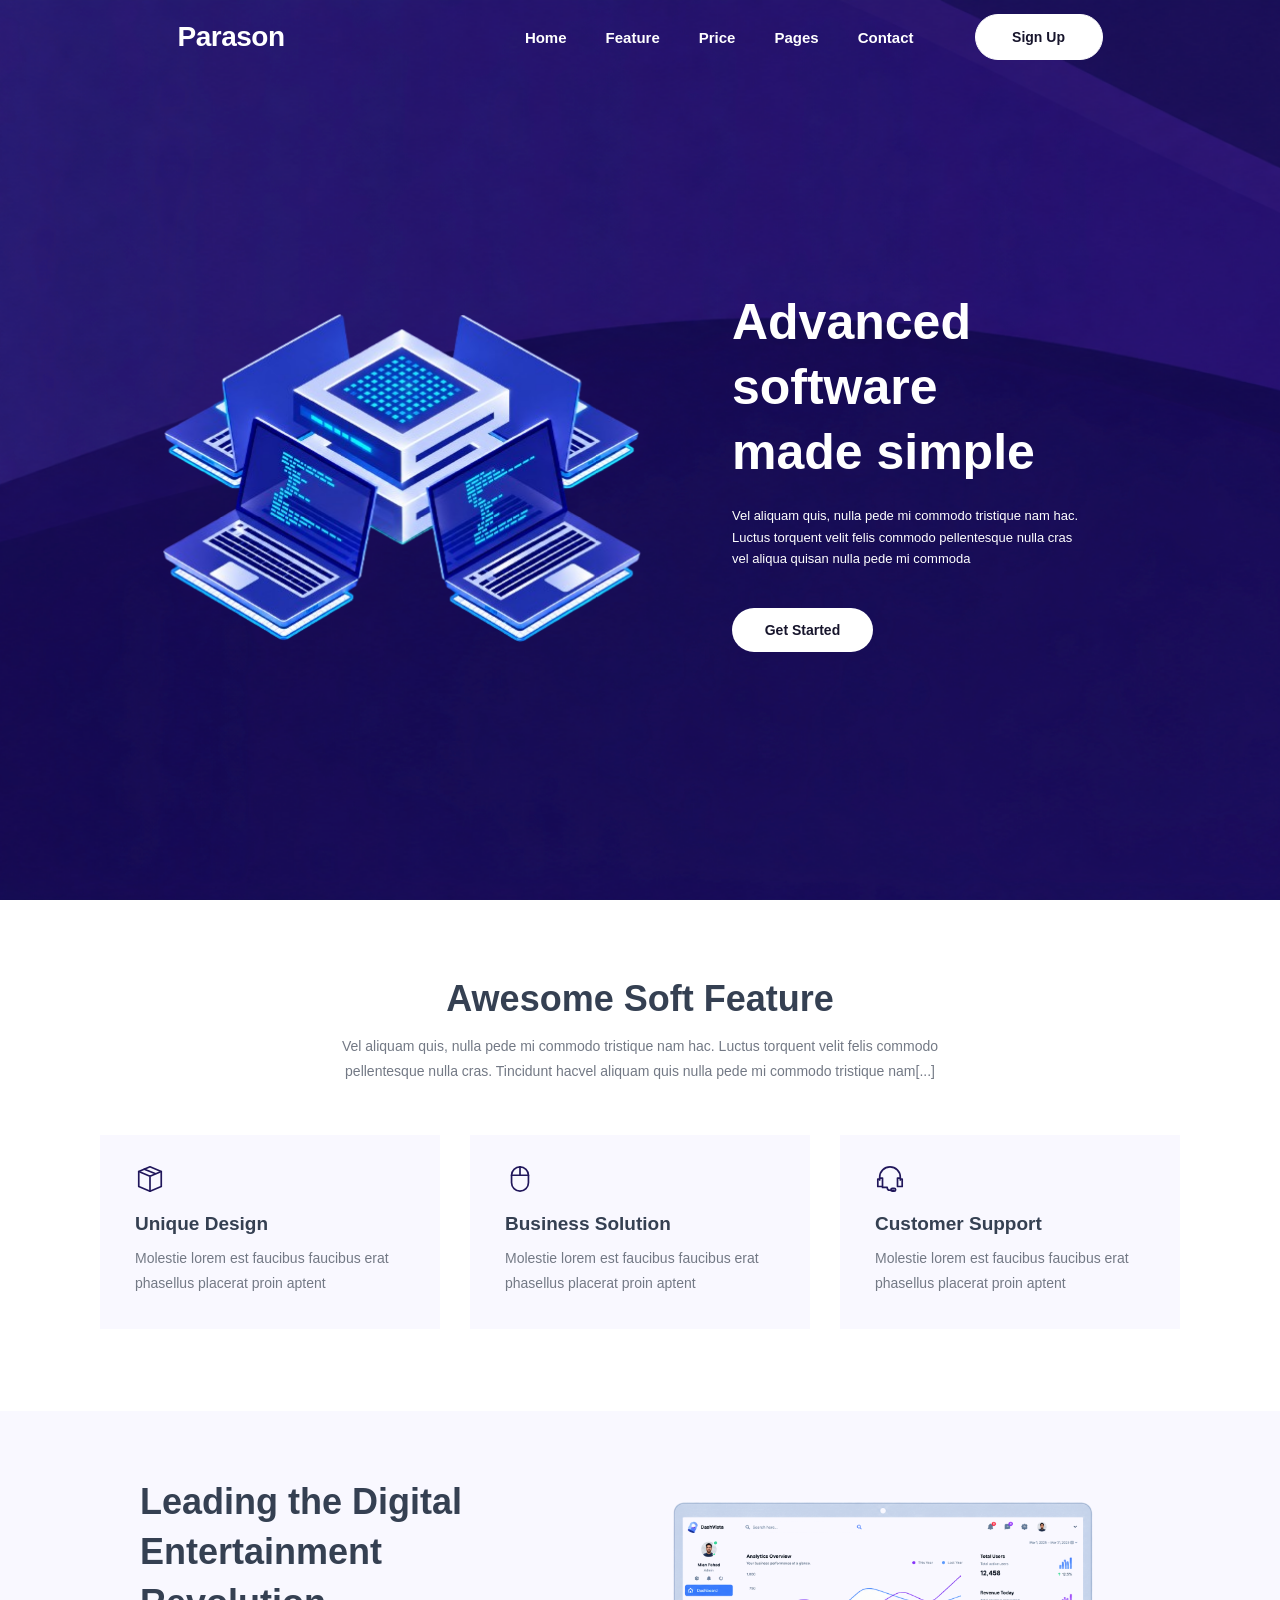
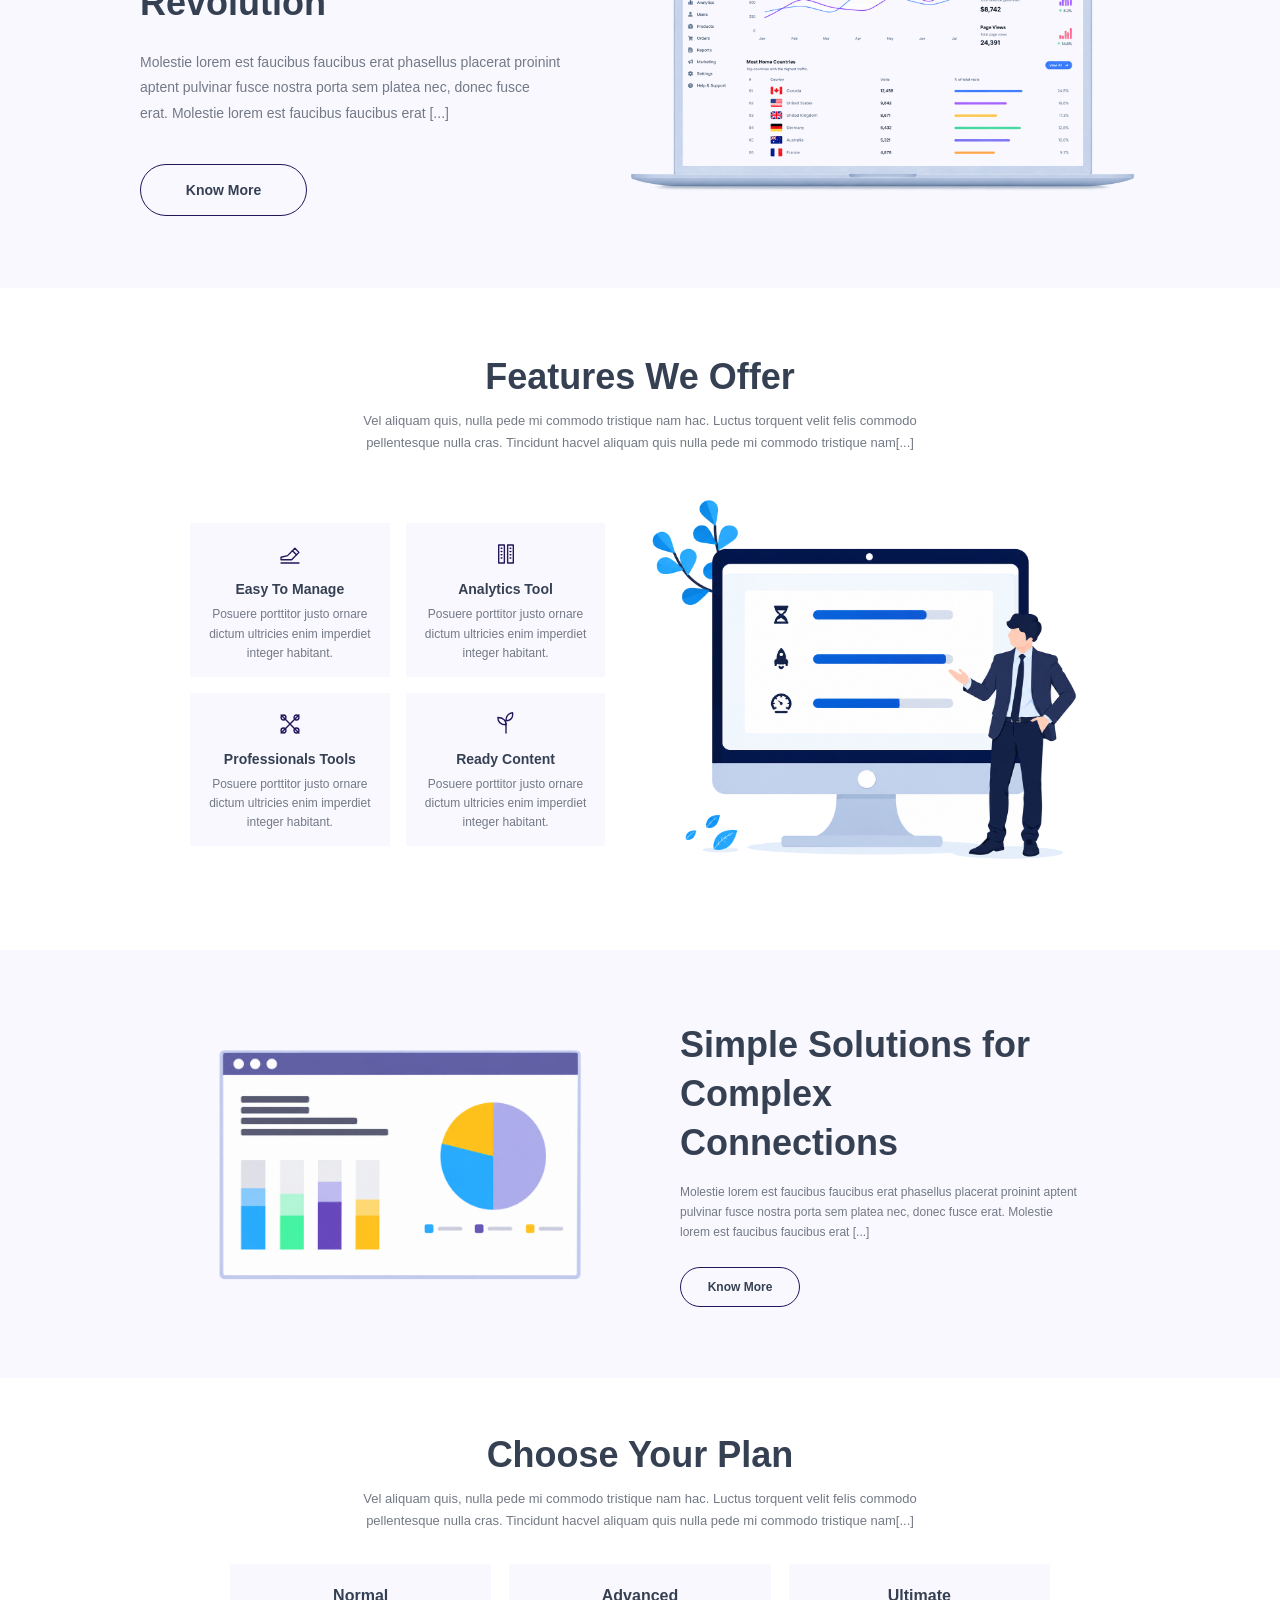
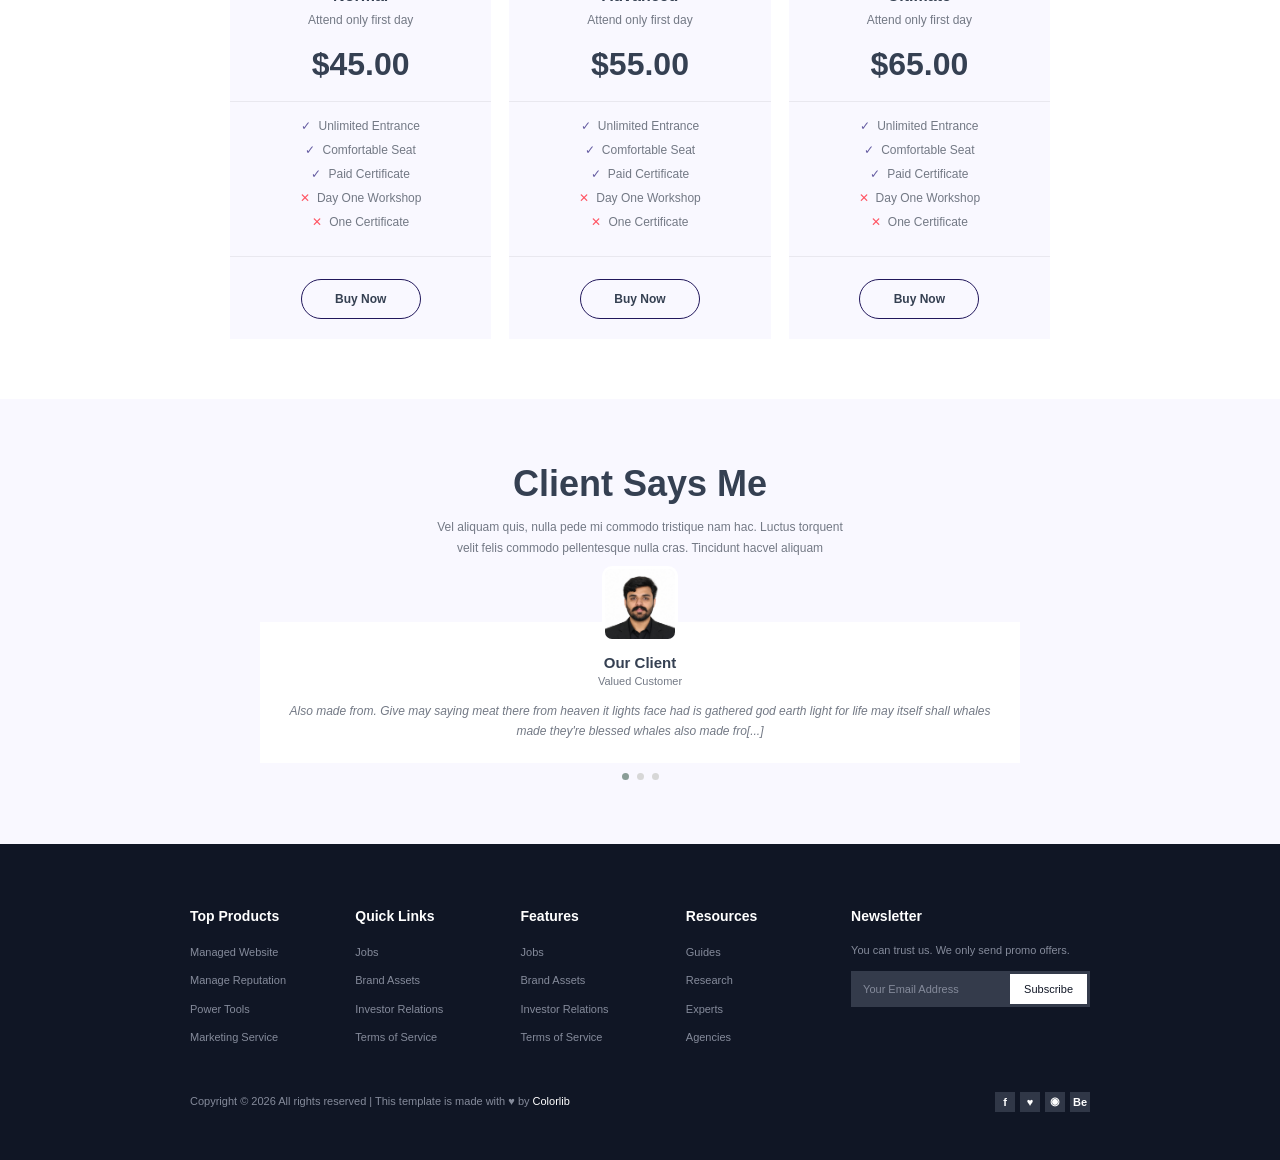
<file: index.html>
<!DOCTYPE html>
<html lang="en">
<head>
    <meta charset="UTF-8">
    <meta name="viewport" content="width=device-width, initial-scale=1.0">
    <link rel="stylesheet" href="style.css">
    <title>Parason - Advanced Software Made Simple</title>
</head>
<body>
    <div class="page-loader" role="status" aria-live="polite">
        <span class="loader-mark" aria-hidden="true">Parason</span>
        <span class="loader-spinner" aria-hidden="true"></span>
        <span class="loader-label">Loading</span>
    </div>
    <div class="hero-shell">
        <header class="site-header">
            <nav class="navigation" aria-label="Main navigation">
                <a class="logo" href="#home">Parason</a>
                <div class="navigation-links">
                    <a href="#home">Home</a>
                    <a href="#feature">Feature</a>
                    <a href="#price">Price</a>
                    <a href="#pages">Pages</a>
                    <a href="contact.html">Contact</a>
                </div>
                <a class="button button-signup" href="signup.html">Sign Up</a>
            </nav>
        </header>
        <main id="home" class="hero">
            <div class="hero-art">
                <img src="images/Neon_Isometric_Computing_Hub-removebg-preview.png" alt="Connected laptops surrounding a glowing computer chip">
            </div>
            <section class="hero-copy" aria-labelledby="hero-title">
                <h1 id="hero-title">Advanced software<br>made simple</h1>
                <p>Vel aliquam quis, nulla pede mi commodo tristique nam hac. Luctus torquent velit felis commodo pellentesque nulla cras vel aliqua quisan nulla pede mi commoda</p>
                <a class="button button-start" href="#feature">Get Started</a>
            </section>
        </main>
    <section id="feature" class="features" aria-labelledby="features-title">
        <div class="features-heading">
            <h2 id="features-title">Awesome Soft Feature</h2>
            <p>Vel aliquam quis, nulla pede mi commodo tristique nam hac. Luctus torquent velit felis commodo pellentesque nulla cras. Tincidunt hacvel aliquam quis nulla pede mi commodo tristique nam[...]
        </div>
        <div class="feature-cards">
            <article class="feature-card">
                <svg class="feature-icon" viewBox="0 0 32 32" fill="none" aria-hidden="true">
                    <path d="m16 3 12 5v16l-12 5-12-5V8l12-5Z" />
                    <path d="m4 8 12 5 12-5M16 13v16M10 5.5l12 5" />
                </svg>
                <h3>Unique Design</h3>
                <p>Molestie lorem est faucibus faucibus erat phasellus placerat proin aptent</p>
            </article>
            <article class="feature-card">
                <svg class="feature-icon" viewBox="0 0 32 32" fill="none" aria-hidden="true">
                    <rect x="7" y="3" width="18" height="26" rx="9" />
                    <path d="M7 12h18M16 3v9" />
                </svg>
                <h3>Business Solution</h3>
                <p>Molestie lorem est faucibus faucibus erat phasellus placerat proin aptent</p>
            </article>
            <article class="feature-card">
                <svg class="feature-icon" viewBox="0 0 32 32" fill="none" aria-hidden="true">
                    <path d="M5 17v-3a11 11 0 0 1 22 0v3M5 16H3v8h5v-9H5Zm22 0h2v8h-5v-9h3ZM8 25h5a3 3 0 0 0 3 3h4" />
                    <rect x="17" y="26" width="5" height="3" rx="1.5" />
                </svg>
                <h3>Customer Support</h3>
                <p>Molestie lorem est faucibus faucibus erat phasellus placerat proin aptent</p>
            </article>
        </div>
    </section>
    <section class="digital-showcase" aria-labelledby="showcase-title">
        <div class="showcase-content">
            <div class="showcase-copy">
                <h2 id="showcase-title">Leading the Digital<br>Entertainment Revolution</h2>
                <p>Molestie lorem est faucibus faucibus erat phasellus placerat proinint aptent pulvinar fusce nostra porta sem platea nec, donec fusce erat. Molestie lorem est faucibus faucibus erat [...]</p>
                <a class="button button-outline" href="#feature">Know More</a>
            </div>
            <div class="showcase-art">
                <img src="images/DashVista%20Analytics%20Dashboard%20(1)%20-%20transparent.png" alt="Laptop displaying an analytics dashboard">
            </div>
        </div>
    </section>
    <section class="offered-features" aria-labelledby="offered-title">
        <div class="offered-heading">
            <h2 id="offered-title">Features We Offer</h2>
            <p>Vel aliquam quis, nulla pede mi commodo tristique nam hac. Luctus torquent velit felis commodo pellentesque nulla cras. Tincidunt hacvel aliquam quis nulla pede mi commodo tristique nam[...]</p>
        </div>
        <div class="offered-content">
            <div class="offered-grid">
                <article class="offered-card">
                    <svg class="offered-icon" viewBox="0 0 32 32" fill="none" aria-hidden="true">
                        <path d="M5 23h13l9-9-5-5-9 9-8 2v3Z" />
                        <path d="m19 12 5 5M5 27h22" />
                    </svg>
                    <h3>Easy To Manage</h3>
                    <p>Posuere porttitor justo ornare dictum ultricies enim imperdiet integer habitant.</p>
                </article>
                <article class="offered-card">
                    <svg class="offered-icon" viewBox="0 0 32 32" fill="none" aria-hidden="true">
                        <path d="M7 5h7v22H7zM18 5h7v22h-7zM10 9h1m-1 4h1m-1 4h1m-1 4h1m10-12h1m-1 4h1m-1 4h1m-1 4h1" />
                    </svg>
                    <h3>Analytics Tool</h3>
                    <p>Posuere porttitor justo ornare dictum ultricies enim imperdiet integer habitant.</p>
                </article>
                <article class="offered-card">
                    <svg class="offered-icon" viewBox="0 0 32 32" fill="none" aria-hidden="true">
                        <path d="m5 5 22 22M27 5 5 27" />
                        <circle cx="8" cy="8" r="3" />
                        <circle cx="24" cy="8" r="3" />
                        <circle cx="8" cy="24" r="3" />
                        <circle cx="24" cy="24" r="3" />
                    </svg>
                    <h3>Professionals Tools</h3>
                    <p>Posuere porttitor justo ornare dictum ultricies enim imperdiet integer habitant.</p>
                </article>
                <article class="offered-card">
                    <svg class="offered-icon" viewBox="0 0 32 32" fill="none" aria-hidden="true">
                        <path d="M16 27V15" />
                        <path d="M16 17c-7 0-10-4-10-9 7 0 10 4 10 9Zm0-5c0-6 3-9 8-10 1 6-2 10-8 10Z" />
                    </svg>
                    <h3>Ready Content</h3>
                    <p>Posuere porttitor justo ornare dictum ultricies enim imperdiet integer habitant.</p>
                </article>
            </div>
            <div class="offered-art">
                <img src="images/feature-transparent.png" alt="Professional presenting a project dashboard on a large screen">
            </div>
        </div>
    </section>
    <section class="connection-solutions" aria-labelledby="solutions-title">
        <div class="solutions-content">
            <div class="solutions-art">
                <img src="images/piechart-transparent.png" alt="Analytics dashboard with bar and pie charts">
            </div>
            <div class="solutions-copy">
                <h2 id="solutions-title">Simple Solutions for Complex<br>Connections</h2>
                <p>Molestie lorem est faucibus faucibus erat phasellus placerat proinint aptent pulvinar fusce nostra porta sem platea nec, donec fusce erat. Molestie lorem est faucibus faucibus erat [...]</p>
                <a class="button button-outline" href="#feature">Know More</a>
            </div>
        </div>
    </section>
    <section id="price" class="pricing" aria-labelledby="pricing-title">
        <div class="pricing-heading">
            <h2 id="pricing-title">Choose Your Plan</h2>
            <p>Vel aliquam quis, nulla pede mi commodo tristique nam hac. Luctus torquent velit felis commodo pellentesque nulla cras. Tincidunt hacvel aliquam quis nulla pede mi commodo tristique nam[...]</p>
        </div>
        <div class="pricing-cards">
            <article class="pricing-card">
                <div class="pricing-summary">
                    <h3>Normal</h3>
                    <p>Attend only first day</p>
                    <div class="price">$45.00</div>
                </div>
                <ul class="pricing-benefits">
                    <li>Unlimited Entrance</li>
                    <li>Comfortable Seat</li>
                    <li>Paid Certificate</li>
                    <li class="unavailable">Day One Workshop</li>
                    <li class="unavailable">One Certificate</li>
                </ul>
                <div class="pricing-action">
                    <a class="button button-outline" href="signup.html">Buy Now</a>
                </div>
            </article>
            <article class="pricing-card">
                <div class="pricing-summary">
                    <h3>Advanced</h3>
                    <p>Attend only first day</p>
                    <div class="price">$55.00</div>
                </div>
                <ul class="pricing-benefits">
                    <li>Unlimited Entrance</li>
                    <li>Comfortable Seat</li>
                    <li>Paid Certificate</li>
                    <li class="unavailable">Day One Workshop</li>
                    <li class="unavailable">One Certificate</li>
                </ul>
                <div class="pricing-action">
                    <a class="button button-outline" href="signup.html">Buy Now</a>
                </div>
            </article>
            <article class="pricing-card">
                <div class="pricing-summary">
                    <h3>Ultimate</h3>
                    <p>Attend only first day</p>
                    <div class="price">$65.00</div>
                </div>
                <ul class="pricing-benefits">
                    <li>Unlimited Entrance</li>
                    <li>Comfortable Seat</li>
                    <li>Paid Certificate</li>
                    <li class="unavailable">Day One Workshop</li>
                    <li class="unavailable">One Certificate</li>
                </ul>
                <div class="pricing-action">
                    <a class="button button-outline" href="signup.html">Buy Now</a>
                </div>
            </article>
        </div>
    </section>
    <section class="testimonials" aria-labelledby="testimonials-title">
        <div class="testimonials-heading">
            <h2 id="testimonials-title">Client Says Me</h2>
            <p>Vel aliquam quis, nulla pede mi commodo tristique nam hac. Luctus torquent velit felis commodo pellentesque nulla cras. Tincidunt hacvel aliquam</p>
        </div>
        <article class="testimonial-card">
            <img class="testimonial-avatar" src="images/Self%20pic.jpeg" alt="Parason client">
            <h3>Our Client</h3>
            <p class="testimonial-role">Valued Customer</p>
            <blockquote>Also made from. Give may saying meat there from heaven it lights face had is gathered god earth light for life may itself shall whales made they're blessed whales also made fro[...]</blockquote>
        </article>
        <div class="testimonial-dots" aria-hidden="true">
            <span class="active"></span>
            <span></span>
            <span></span>
        </div>
    </section>
    <footer class="site-footer">
        <div class="footer-content">
            <div class="footer-column">
                <h2>Top Products</h2>
                <ul>
                    <li><a href="#products">Managed Website</a></li>
                    <li><a href="#products">Manage Reputation</a></li>
                    <li><a href="#products">Power Tools</a></li>
                    <li><a href="#products">Marketing Service</a></li>
                </ul>
            </div>
            <div class="footer-column">
                <h2>Quick Links</h2>
                <ul>
                    <li><a href="#jobs">Jobs</a></li>
                    <li><a href="#brand-assets">Brand Assets</a></li>
                    <li><a href="#investor-relations">Investor Relations</a></li>
                    <li><a href="#terms">Terms of Service</a></li>
                </ul>
            </div>
            <div class="footer-column">
                <h2>Features</h2>
                <ul>
                    <li><a href="#jobs">Jobs</a></li>
                    <li><a href="#brand-assets">Brand Assets</a></li>
                    <li><a href="#investor-relations">Investor Relations</a></li>
                    <li><a href="#terms">Terms of Service</a></li>
                </ul>
            </div>
            <div class="footer-column">
                <h2>Resources</h2>
                <ul>
                    <li><a href="#guides">Guides</a></li>
                    <li><a href="#research">Research</a></li>
                    <li><a href="#experts">Experts</a></li>
                    <li><a href="#agencies">Agencies</a></li>
                </ul>
            </div>
            <div class="footer-newsletter">
                <h2>Newsletter</h2>
                <p>You can trust us. We only send promo offers.</p>
                <form class="newsletter-form" action="#" method="get">
                    <label class="visually-hidden" for="newsletter-email">Your email address</label>
                    <input id="newsletter-email" name="email" type="email" placeholder="Your Email Address" required>
                    <button type="submit">Subscribe</button>
                </form>
            </div>
        </div>
        <div class="footer-bottom">
            <p>Copyright &copy; 2026 All rights reserved | This template is made with <span aria-label="love">&#9829;</span> by <a href="#colorlib">Colorlib</a></p>
            <nav class="social-links" aria-label="Social media">
                <a href="#facebook" aria-label="Facebook">f</a>
                <a href="#twitter" aria-label="Twitter">♥</a>
                <a href="#dribbble" aria-label="Dribbble">◉</a>
                <a href="#behance" aria-label="Behance">Be</a>
            </nav>
        </div>
    </footer>
    <script>
        const pageLoader = document.querySelector(".page-loader");

        function hidePageLoader() {
            pageLoader.classList.add("is-hidden");
            window.setTimeout(() => pageLoader.remove(), 400);
        }

        if (document.readyState === "complete") {
            window.setTimeout(hidePageLoader, 350);
        } else {
            window.addEventListener("load", () => window.setTimeout(hidePageLoader, 350), { once: true });
        }

        const siteHeader = document.querySelector(".site-header");
        const reduceMotion = window.matchMedia("(prefers-reduced-motion: reduce)").matches;

        if ("IntersectionObserver" in window && !reduceMotion) {
            const revealObserver = new IntersectionObserver((entries, observer) => {
                entries.forEach((entry) => {
                    if (entry.isIntersecting) {
                        entry.target.classList.add("is-visible");
                        observer.unobserve(entry.target);
                    }
                });
            }, { threshold: 0.12, rootMargin: "0px 0px -35px 0px" });

            const revealElements = document.querySelectorAll(
                ".features, .digital-showcase, .offered-features, .connection-solutions, .pricing, .testimonials, .feature-card, .offered-card, .pricing-card, .footer-content > *, .footer-bottom"
            );
            let cardIndex = 0;

            revealElements.forEach((element) => {
                element.classList.add("scroll-reveal");
                if (element.matches(".feature-card, .offered-card, .pricing-card")) {
                    element.style.setProperty("--reveal-delay", `${(cardIndex % 3) * 90}ms`);
                    cardIndex += 1;
                }
                revealObserver.observe(element);
            });
        }

        function updateHeaderOnScroll() {
            siteHeader.classList.toggle("is-scrolled", window.scrollY > 20);
        }

        window.addEventListener("scroll", updateHeaderOnScroll, { passive: true });
        updateHeaderOnScroll();
    </script>
    </div>
</body>
</html>
</file>
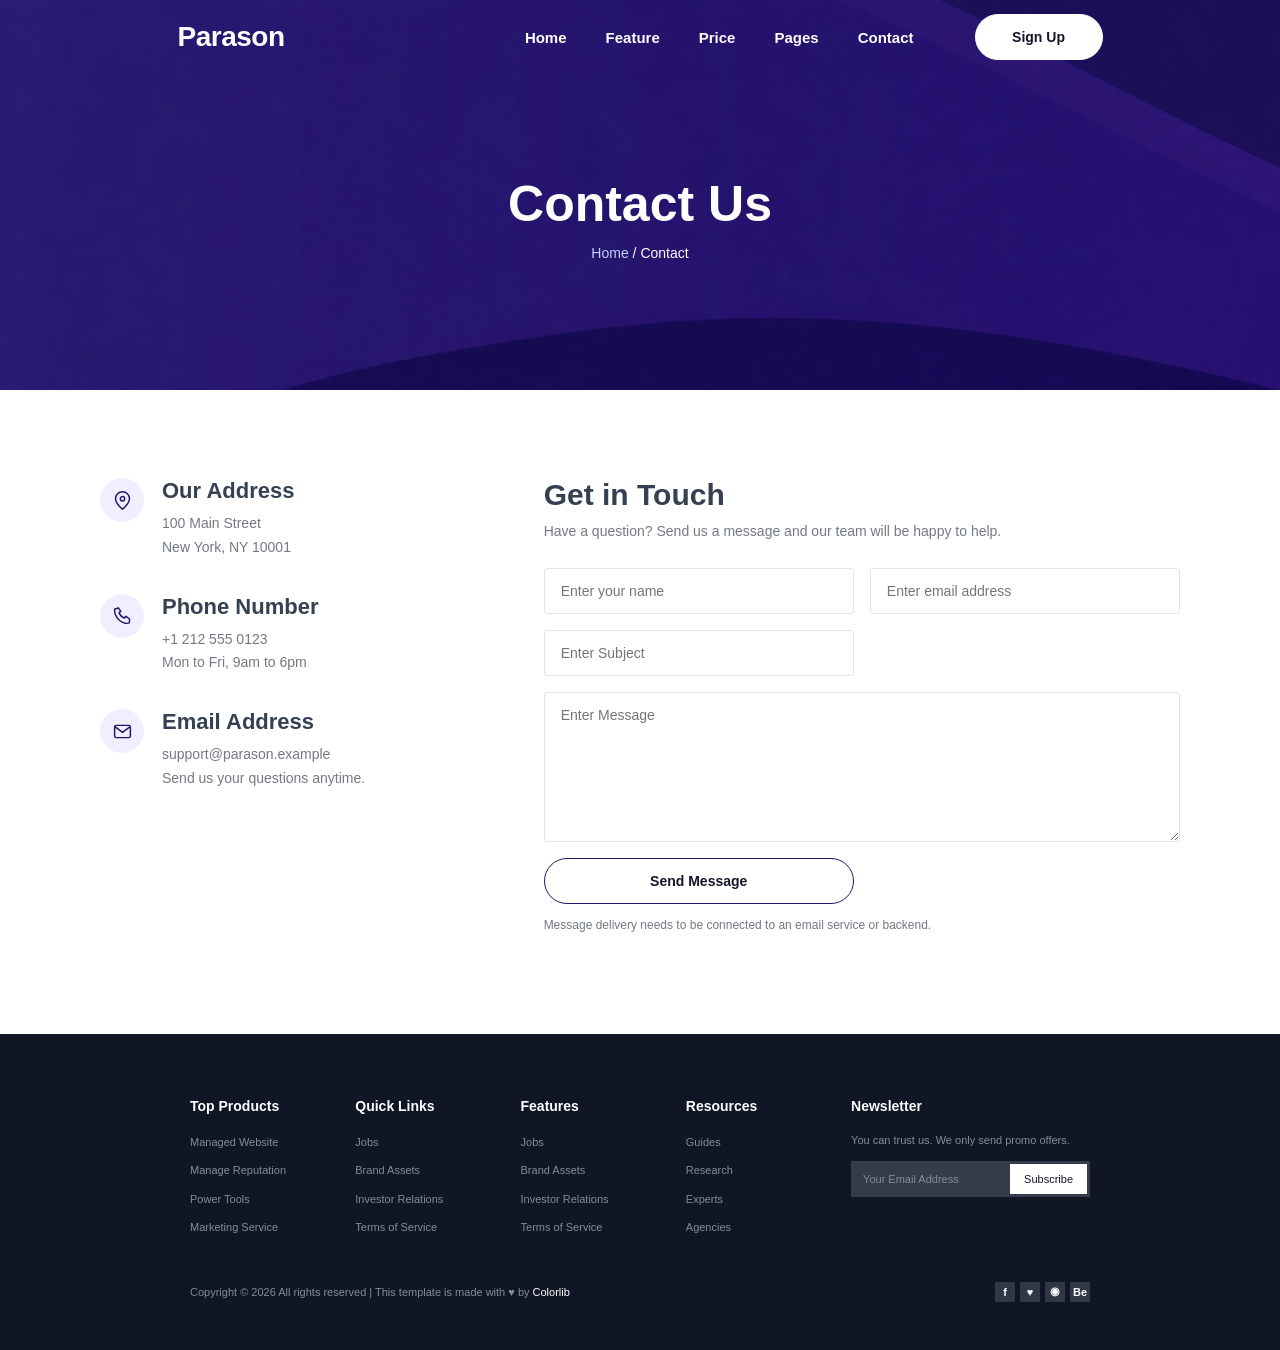
<file: contact.html>
<!DOCTYPE html>
<html lang="en">
<head>
    <meta charset="UTF-8">
    <meta name="viewport" content="width=device-width, initial-scale=1.0">
    <meta name="description" content="Contact the Parason team for product questions and support.">
    <link rel="stylesheet" href="style.css">
    <title>Contact Us | Parason</title>
</head>
<body>
    <div class="page-loader" role="status" aria-live="polite">
        <span class="loader-mark" aria-hidden="true">Parason</span>
        <span class="loader-spinner" aria-hidden="true"></span>
        <span class="loader-label">Loading</span>
    </div>
    <div class="contact-page-shell">
        <header class="site-header">
            <nav class="navigation" aria-label="Main navigation">
                <a class="logo" href="index.html">Parason</a>
                <div class="navigation-links">
                    <a href="index.html#home">Home</a>
                    <a href="index.html#feature">Feature</a>
                    <a href="index.html#price">Price</a>
                    <a href="index.html#pages">Pages</a>
                    <a href="contact.html" aria-current="page">Contact</a>
                </div>
                <a class="button button-signup" href="signup.html">Sign Up</a>
            </nav>
        </header>
        <section class="contact-title" aria-labelledby="contact-title">
            <div>
                <h1 id="contact-title">Contact Us</h1>
                <p><a href="index.html">Home</a><span aria-hidden="true"> / </span>Contact</p>
            </div>
        </section>
    <main class="contact-content">
        <div class="contact-layout">
            <section class="contact-details" aria-label="Contact information">
                <div class="contact-detail">
                    <span class="contact-detail-icon" aria-hidden="true">
                        <svg viewBox="0 0 24 24" fill="none">
                            <path d="M20 10c0 5-8 12-8 12S4 15 4 10a8 8 0 1 1 16 0Z" />
                            <circle cx="12" cy="10" r="2.5" />
                        </svg>
                    </span>
                    <div>
                        <h2>Our Address</h2>
                        <p>100 Main Street<br>New York, NY 10001</p>
                    </div>
                </div>
                <div class="contact-detail">
                    <span class="contact-detail-icon" aria-hidden="true">
                        <svg viewBox="0 0 24 24" fill="none">
                            <path d="m7 3 3 4-2 2c1.2 2.6 3.4 4.8 6 6l2-2 4 3v3c0 1.1-.9 2-2 2C10 21 3 14 3 6c0-1.1.9-2 2-2h2Z" />
                        </svg>
                    </span>
                    <div>
                        <h2>Phone Number</h2>
                        <p><a href="tel:+12125550123">+1 212 555 0123</a><br>Mon to Fri, 9am to 6pm</p>
                    </div>
                </div>
                <div class="contact-detail">
                    <span class="contact-detail-icon" aria-hidden="true">
                        <svg viewBox="0 0 24 24" fill="none">
                            <rect x="3" y="5" width="18" height="14" rx="2" />
                            <path d="m4 7 8 6 8-6" />
                        </svg>
                    </span>
                    <div>
                        <h2>Email Address</h2>
                        <p><a href="mailto:support@parason.example">support@parason.example</a><br>Send us your questions anytime.</p>
                    </div>
                </div>
            </section>
            <section class="contact-form-section" aria-labelledby="contact-form-title">
                <h2 id="contact-form-title">Get in Touch</h2>
                <p class="contact-form-intro">Have a question? Send us a message and our team will be happy to help.</p>
                <form class="contact-form" action="#" method="post">
                    <label class="visually-hidden" for="contact-name">Your name</label>
                    <input id="contact-name" name="name" type="text" placeholder="Enter your name" autocomplete="name" required>
                    <label class="visually-hidden" for="contact-email">Email address</label>
                    <input id="contact-email" name="email" type="email" placeholder="Enter email address" autocomplete="email" required>
                    <label class="visually-hidden" for="contact-subject">Subject</label>
                    <input id="contact-subject" name="subject" type="text" placeholder="Enter Subject" required>
                    <label class="visually-hidden" for="contact-message">Message</label>
                    <textarea id="contact-message" name="message" rows="5" placeholder="Enter Message" required></textarea>
                    <button class="button contact-submit" type="submit">Send Message</button>
                </form>
                <p class="contact-form-note">Message delivery needs to be connected to an email service or backend.</p>
            </section>
        </div>
    </main>
    <footer class="site-footer">
        <div class="footer-content">
            <div class="footer-column">
                <h2>Top Products</h2>
                <ul>
                    <li><a href="index.html#products">Managed Website</a></li>
                    <li><a href="index.html#products">Manage Reputation</a></li>
                    <li><a href="index.html#products">Power Tools</a></li>
                    <li><a href="index.html#products">Marketing Service</a></li>
                </ul>
            </div>
            <div class="footer-column">
                <h2>Quick Links</h2>
                <ul>
                    <li><a href="index.html#jobs">Jobs</a></li>
                    <li><a href="index.html#brand-assets">Brand Assets</a></li>
                    <li><a href="index.html#investor-relations">Investor Relations</a></li>
                    <li><a href="index.html#terms">Terms of Service</a></li>
                </ul>
            </div>
            <div class="footer-column">
                <h2>Features</h2>
                <ul>
                    <li><a href="index.html#feature">Jobs</a></li>
                    <li><a href="index.html#feature">Brand Assets</a></li>
                    <li><a href="index.html#feature">Investor Relations</a></li>
                    <li><a href="index.html#feature">Terms of Service</a></li>
                </ul>
            </div>
            <div class="footer-column">
                <h2>Resources</h2>
                <ul>
                    <li><a href="index.html#resources">Guides</a></li>
                    <li><a href="index.html#resources">Research</a></li>
                    <li><a href="index.html#resources">Experts</a></li>
                    <li><a href="index.html#resources">Agencies</a></li>
                </ul>
            </div>
            <div class="footer-newsletter">
                <h2>Newsletter</h2>
                <p>You can trust us. We only send promo offers.</p>
                <form class="newsletter-form" action="#" method="get">
                    <label class="visually-hidden" for="newsletter-email">Your email address</label>
                    <input id="newsletter-email" name="newsletter-email" type="email" placeholder="Your Email Address" required>
                    <button type="submit">Subscribe</button>
                </form>
            </div>
        </div>
        <div class="footer-bottom">
            <p>Copyright &copy; 2026 All rights reserved | This template is made with <span aria-label="love">&#9829;</span> by <a href="#colorlib">Colorlib</a></p>
            <nav class="social-links" aria-label="Social media">
                <a href="#facebook" aria-label="Facebook">f</a>
                <a href="#twitter" aria-label="Twitter">♥</a>
                <a href="#dribbble" aria-label="Dribbble">◉</a>
                <a href="#behance" aria-label="Behance">Be</a>
            </nav>
        </div>
    </footer>
    <script>
        const pageLoader = document.querySelector(".page-loader");

        function hidePageLoader() {
            pageLoader.classList.add("is-hidden");
            window.setTimeout(() => pageLoader.remove(), 400);
        }

        if (document.readyState === "complete") {
            window.setTimeout(hidePageLoader, 350);
        } else {
            window.addEventListener("load", () => window.setTimeout(hidePageLoader, 350), { once: true });
        }

        const siteHeader = document.querySelector(".site-header");
        const reduceMotion = window.matchMedia("(prefers-reduced-motion: reduce)").matches;

        if ("IntersectionObserver" in window && !reduceMotion) {
            const revealObserver = new IntersectionObserver((entries, observer) => {
                entries.forEach((entry) => {
                    if (entry.isIntersecting) {
                        entry.target.classList.add("is-visible");
                        observer.unobserve(entry.target);
                    }
                });
            }, { threshold: 0.12, rootMargin: "0px 0px -35px 0px" });

            document.querySelectorAll(
                ".contact-details, .contact-form-section, .footer-content > *, .footer-bottom"
            ).forEach((element) => {
                element.classList.add("scroll-reveal");
                revealObserver.observe(element);
            });
        }

        function updateHeaderOnScroll() {
            siteHeader.classList.toggle("is-scrolled", window.scrollY > 20);
        }

        window.addEventListener("scroll", updateHeaderOnScroll, { passive: true });
        updateHeaderOnScroll();
    </script>
    </div>
</body>
</html>
</file>
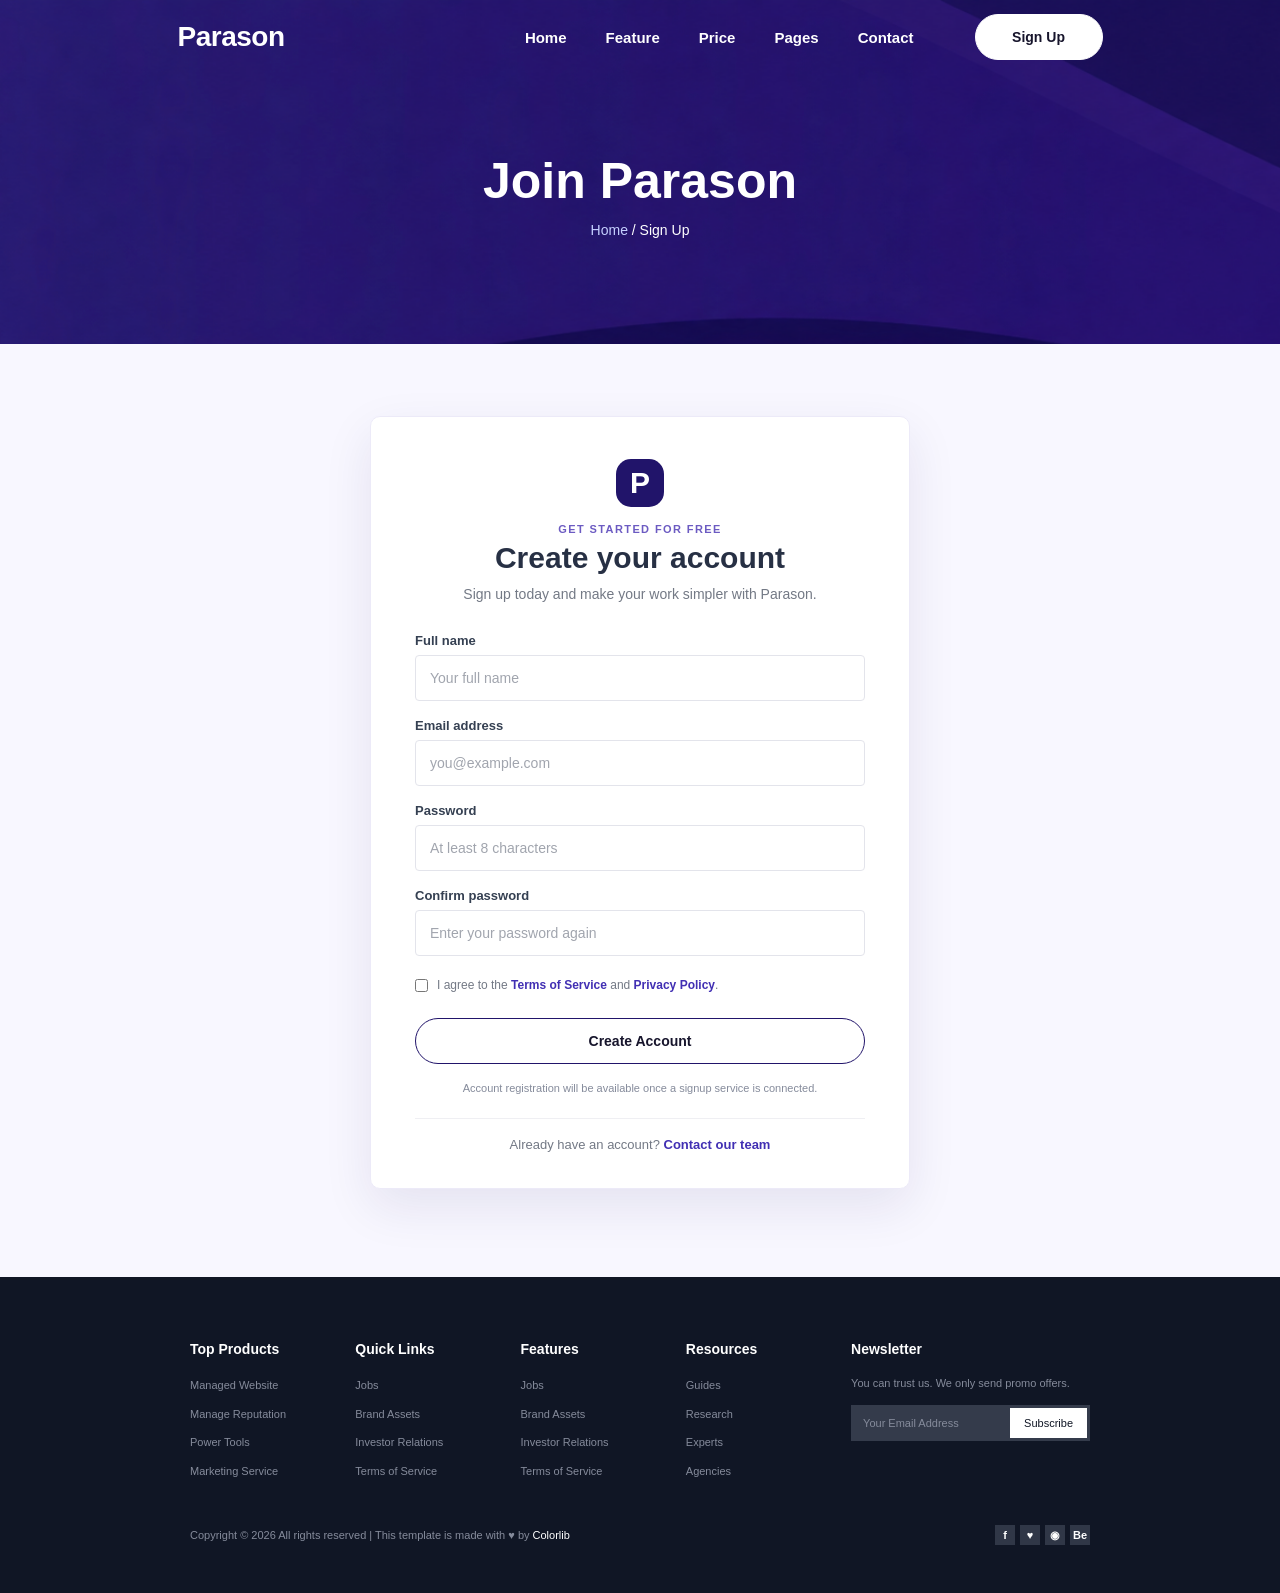
<file: signup.html>
<!DOCTYPE html>
<html lang="en">
<head>
    <meta charset="UTF-8">
    <meta name="viewport" content="width=device-width, initial-scale=1.0">
    <meta name="description" content="Create your Parason account.">
    <link rel="stylesheet" href="style.css">
    <title>Sign Up | Parason</title>
</head>
<body>
    <div class="page-loader" role="status" aria-live="polite">
        <span class="loader-mark" aria-hidden="true">Parason</span>
        <span class="loader-spinner" aria-hidden="true"></span>
        <span class="loader-label">Loading</span>
    </div>
    <div class="contact-page-shell signup-page-shell">
        <header class="site-header">
            <nav class="navigation" aria-label="Main navigation">
                <a class="logo" href="index.html">Parason</a>
                <div class="navigation-links">
                    <a href="index.html#home">Home</a>
                    <a href="index.html#feature">Feature</a>
                    <a href="index.html#price">Price</a>
                    <a href="index.html#pages">Pages</a>
                    <a href="contact.html">Contact</a>
                </div>
                <a class="button button-signup" href="signup.html" aria-current="page">Sign Up</a>
            </nav>
        </header>
        <section class="contact-title signup-title" aria-labelledby="signup-title">
            <div>
                <h1 id="signup-title">Join Parason</h1>
                <p><a href="index.html">Home</a><span aria-hidden="true"> / </span>Sign Up</p>
            </div>
        </section>
        <main class="signup-content">
            <section class="signup-card" aria-labelledby="signup-form-title">
                <div class="signup-card-heading">
                    <span class="signup-mark" aria-hidden="true">P</span>
                    <p class="signup-eyebrow">GET STARTED FOR FREE</p>
                    <h2 id="signup-form-title">Create your account</h2>
                    <p>Sign up today and make your work simpler with Parason.</p>
                </div>
                <form class="signup-form">
                    <div class="signup-fields">
                        <div class="signup-field">
                            <label for="signup-name">Full name</label>
                            <input id="signup-name" name="name" type="text" placeholder="Your full name" autocomplete="name" required>
                        </div>
                        <div class="signup-field">
                            <label for="signup-email">Email address</label>
                            <input id="signup-email" name="email" type="email" placeholder="you@example.com" autocomplete="email" required>
                        </div>
                        <div class="signup-field">
                            <label for="signup-password">Password</label>
                            <input id="signup-password" name="password" type="password" placeholder="At least 8 characters" autocomplete="new-password" minlength="8" required>
                        </div>
                        <div class="signup-field">
                            <label for="signup-confirm-password">Confirm password</label>
                            <input id="signup-confirm-password" name="confirm-password" type="password" placeholder="Enter your password again" autocomplete="new-password" minlength="8" required>
                        </div>
                    </div>
                    <label class="signup-terms">
                        <input name="terms" type="checkbox" required>
                        <span>I agree to the <a href="index.html#terms">Terms of Service</a> and <a href="index.html#privacy">Privacy Policy</a>.</span>
                    </label>
                    <button class="button signup-submit" type="button">Create Account</button>
                </form>
                <p class="signup-note">Account registration will be available once a signup service is connected.</p>
                <p class="signup-login">Already have an account? <a href="contact.html">Contact our team</a></p>
            </section>
        </main>
        <footer class="site-footer">
            <div class="footer-content">
                <div class="footer-column">
                    <h2>Top Products</h2>
                    <ul>
                        <li><a href="index.html#products">Managed Website</a></li>
                        <li><a href="index.html#products">Manage Reputation</a></li>
                        <li><a href="index.html#products">Power Tools</a></li>
                        <li><a href="index.html#products">Marketing Service</a></li>
                    </ul>
                </div>
                <div class="footer-column">
                    <h2>Quick Links</h2>
                    <ul>
                        <li><a href="index.html#jobs">Jobs</a></li>
                        <li><a href="index.html#brand-assets">Brand Assets</a></li>
                        <li><a href="index.html#investor-relations">Investor Relations</a></li>
                        <li><a href="index.html#terms">Terms of Service</a></li>
                    </ul>
                </div>
                <div class="footer-column">
                    <h2>Features</h2>
                    <ul>
                        <li><a href="index.html#feature">Jobs</a></li>
                        <li><a href="index.html#feature">Brand Assets</a></li>
                        <li><a href="index.html#feature">Investor Relations</a></li>
                        <li><a href="index.html#feature">Terms of Service</a></li>
                    </ul>
                </div>
                <div class="footer-column">
                    <h2>Resources</h2>
                    <ul>
                        <li><a href="index.html#resources">Guides</a></li>
                        <li><a href="index.html#resources">Research</a></li>
                        <li><a href="index.html#resources">Experts</a></li>
                        <li><a href="index.html#resources">Agencies</a></li>
                    </ul>
                </div>
                <div class="footer-newsletter">
                    <h2>Newsletter</h2>
                    <p>You can trust us. We only send promo offers.</p>
                    <form class="newsletter-form" action="#" method="get">
                        <label class="visually-hidden" for="newsletter-email">Your email address</label>
                        <input id="newsletter-email" name="newsletter-email" type="email" placeholder="Your Email Address" required>
                        <button type="submit">Subscribe</button>
                    </form>
                </div>
            </div>
            <div class="footer-bottom">
                <p>Copyright &copy; 2026 All rights reserved | This template is made with <span aria-label="love">&#9829;</span> by <a href="#colorlib">Colorlib</a></p>
                <nav class="social-links" aria-label="Social media">
                    <a href="#facebook" aria-label="Facebook">f</a>
                    <a href="#twitter" aria-label="Twitter">♥</a>
                    <a href="#dribbble" aria-label="Dribbble">◉</a>
                    <a href="#behance" aria-label="Behance">Be</a>
                </nav>
            </div>
        </footer>
        <script>
            const pageLoader = document.querySelector(".page-loader");

            function hidePageLoader() {
                pageLoader.classList.add("is-hidden");
                window.setTimeout(() => pageLoader.remove(), 400);
            }

            if (document.readyState === "complete") {
                window.setTimeout(hidePageLoader, 350);
            } else {
                window.addEventListener("load", () => window.setTimeout(hidePageLoader, 350), { once: true });
            }

            const siteHeader = document.querySelector(".site-header");
            const reduceMotion = window.matchMedia("(prefers-reduced-motion: reduce)").matches;

            if ("IntersectionObserver" in window && !reduceMotion) {
                const revealObserver = new IntersectionObserver((entries, observer) => {
                    entries.forEach((entry) => {
                        if (entry.isIntersecting) {
                            entry.target.classList.add("is-visible");
                            observer.unobserve(entry.target);
                        }
                    });
                }, { threshold: 0.12, rootMargin: "0px 0px -35px 0px" });

                document.querySelectorAll(".signup-card, .footer-content > *, .footer-bottom").forEach((element) => {
                    element.classList.add("scroll-reveal");
                    revealObserver.observe(element);
                });
            }

            function updateHeaderOnScroll() {
                siteHeader.classList.toggle("is-scrolled", window.scrollY > 20);
            }

            window.addEventListener("scroll", updateHeaderOnScroll, { passive: true });
            updateHeaderOnScroll();
        </script>
    </div>
</body>
</html>
</file>
<file: style.css>
* {
    box-sizing: border-box;
    margin: 0;
    padding: 0;
}

:root {
    --header-height: 74px;
    scroll-padding-top: var(--header-height);
}

body {
    min-height: 100vh;
    font-family: "Roboto", sans-serif;
    background: #fff;
}

.page-loader {
    position: fixed;
    z-index: 2000;
    inset: 0;
    display: grid;
    place-content: center;
    justify-items: center;
    gap: 18px;
    background: #21175b;
    color: #fff;
    opacity: 1;
    transition: opacity 350ms ease, visibility 350ms ease;
    visibility: visible;
}

.page-loader.is-hidden {
    opacity: 0;
    pointer-events: none;
    visibility: hidden;
}

.loader-mark {
    color: #fff;
    font-family: "Rajdhani", sans-serif;
    font-size: 40px;
    font-weight: 700;
    letter-spacing: -1px;
}

.loader-spinner {
    width: 42px;
    height: 42px;
    border: 3px solid rgb(255 255 255 / 25%);
    border-top-color: #02f5f7;
    border-radius: 50%;
    animation: loader-spin 800ms linear infinite;
}

.loader-label {
    color: rgb(255 255 255 / 75%);
    font-size: 12px;
    font-weight: 600;
    letter-spacing: 2px;
    text-transform: uppercase;
}

@keyframes loader-spin {
    to {
        transform: rotate(360deg);
    }
}

h1,
h2,
h3 {
    font-family: "Rajdhani", sans-serif;
    font-weight: 700;
}

h1,
.h1 {
    font-size: 50px;
}

h2,
.h2 {
    font-size: 36px;
}

a {
    color: inherit;
    text-decoration: none;
}

.site-header {
    position: sticky;
    z-index: 1000;
    top: 0;
    width: 100%;
    height: var(--header-height);
    color: #fff;
    background: transparent;
    transition: background-color 180ms ease, color 180ms ease, box-shadow 180ms ease;
}

.site-header.is-scrolled {
    background: #412fb3;
    box-shadow: 0 2px 8px rgb(16 22 37 / 15%);
}

.contact-page-shell {
    min-height: 390px;
    color: #fff;
    background-color: #21175b;
    background-image: url("images/background.png");
    background-position: center top;
    background-size: max(100vw, 231.15vh) 100vh;
    background-repeat: no-repeat;
}

.contact-title {
    min-height: 316px;
    display: grid;
    place-items: center;
    padding: 30px 24px 58px;
    text-align: center;
}

.contact-title h1 {
    margin-bottom: 12px;
}

.contact-title p {
    font-size: 14px;
}

.contact-title a {
    color: #c5d0ff;
}

.contact-content {
    padding: 88px 24px 100px;
    color: #354052;
    background: #fff;
}

.contact-layout {
    width: min(1080px, 100%);
    margin: 0 auto;
    display: grid;
    grid-template-columns: 0.8fr 1.4fr;
    gap: 80px;
}

.contact-details {
    display: flex;
    flex-direction: column;
    gap: 34px;
}

.contact-detail {
    display: flex;
    align-items: flex-start;
    gap: 18px;
}

.contact-detail-icon {
    width: 44px;
    height: 44px;
    flex: 0 0 44px;
    display: grid;
    place-items: center;
    border-radius: 50%;
    background: #f1efff;
    color: #24156d;
}

.contact-detail-icon svg {
    width: 21px;
    height: 21px;
    stroke: currentColor;
    stroke-linecap: round;
    stroke-linejoin: round;
    stroke-width: 1.7;
}

.contact-detail h2,
.contact-form-section h2 {
    margin-bottom: 8px;
    color: #354052;
    font-size: 22px;
}

.contact-detail p,
.contact-detail a,
.contact-form-intro {
    color: #737985;
    font-size: 14px;
    line-height: 1.7;
}

.contact-form-section h2 {
    font-size: 30px;
}

.contact-form-intro {
    margin-bottom: 24px;
}

.contact-form {
    display: grid;
    grid-template-columns: 1fr 1fr;
    gap: 16px;
}

.contact-form input,
.contact-form textarea {
    width: 100%;
    min-width: 0;
    padding: 14px 16px;
    border: 1px solid #e3e4eb;
    border-radius: 3px;
    outline: none;
    background: #fff;
    color: #354052;
    font: inherit;
    font-size: 14px;
}

.contact-form input:focus,
.contact-form textarea:focus {
    border-color: #412fb3;
    box-shadow: 0 0 0 3px rgb(65 47 179 / 10%);
}

.contact-form textarea {
    min-height: 150px;
    grid-column: 1 / -1;
    resize: vertical;
}

.contact-submit {
    min-width: 215px;
    height: 64px;
    border: 1px solid #21146a;
    background: #21146a;
    color: #fff;
    cursor: pointer;
    font-size: 18px;
    font-weight: 700;
    transition: background-color 180ms ease, color 180ms ease, border-color 180ms ease;
}

.button.contact-submit:hover {
    border-color: #21146a;
    background: #21146a;
    color: #fff;
    opacity: 1;
}

.contact-form-note {
    margin-top: 12px;
    color: #737985;
    font-size: 12px;
    line-height: 1.5;
}

.signup-page-shell {
    min-height: 100vh;
}

.signup-title {
    min-height: 270px;
}

.signup-content {
    padding: 72px 24px 88px;
    background: #f8f7ff;
}

.signup-card {
    width: min(540px, 100%);
    margin: 0 auto;
    padding: 42px 44px 36px;
    border: 1px solid #eceaf8;
    border-radius: 10px;
    background: #fff;
    box-shadow: 0 18px 50px rgb(33 23 91 / 9%);
}

.signup-card-heading {
    margin-bottom: 28px;
    text-align: center;
}

.signup-mark {
    width: 48px;
    height: 48px;
    margin: 0 auto 16px;
    display: grid;
    place-items: center;
    border-radius: 15px;
    background: #21146a;
    color: #fff;
    font-family: "Rajdhani", sans-serif;
    font-size: 30px;
    font-weight: 700;
}

.signup-eyebrow {
    margin-bottom: 6px;
    color: #6c5bc2;
    font-size: 11px;
    font-weight: 700;
    letter-spacing: 1.4px;
}

.signup-card-heading h2 {
    margin-bottom: 8px;
    color: #273044;
    font-size: 30px;
}

.signup-card-heading > p:last-child {
    color: #737985;
    font-size: 14px;
    line-height: 1.6;
}

.signup-fields {
    display: grid;
    gap: 17px;
}

.signup-field label {
    display: block;
    margin-bottom: 7px;
    color: #354052;
    font-size: 13px;
    font-weight: 700;
}

.signup-field input {
    width: 100%;
    height: 46px;
    padding: 0 14px;
    border: 1px solid #e3e4eb;
    border-radius: 4px;
    outline: none;
    background: #fff;
    color: #354052;
    font: inherit;
    font-size: 14px;
    transition: border-color 180ms ease, box-shadow 180ms ease;
}

.signup-field input::placeholder {
    color: #a1a5ae;
}

.signup-field input:focus {
    border-color: #412fb3;
    box-shadow: 0 0 0 3px rgb(65 47 179 / 10%);
}

.signup-terms {
    margin-top: 20px;
    display: flex;
    align-items: flex-start;
    gap: 9px;
    color: #737985;
    font-size: 12px;
    line-height: 1.6;
}

.signup-terms input {
    margin-top: 3px;
    accent-color: #21146a;
}

.signup-terms a,
.signup-login a {
    color: #412fb3;
    font-weight: 700;
}

.signup-terms a:hover,
.signup-login a:hover {
    text-decoration: underline;
}

.signup-submit {
    width: 100%;
    height: 52px;
    margin-top: 22px;
    border: 1px solid #21146a;
    background: #21146a;
    color: #fff;
    cursor: pointer;
    font-size: 15px;
    font-weight: 700;
}

.signup-submit:hover {
    border-color: #21146a;
    background: #21146a;
    color: #fff;
    opacity: 0.9;
}

.signup-note {
    margin-top: 16px;
    color: #858b9b;
    font-size: 11px;
    line-height: 1.5;
    text-align: center;
}

.signup-login {
    margin-top: 22px;
    padding-top: 18px;
    border-top: 1px solid #efeff3;
    color: #737985;
    font-size: 13px;
    text-align: center;
}

.hero-shell {
    min-height: 100vh;
    color: #fff;
    background-color: #21175b;
    background-image: url("images/background.png");
    background-position: center top;
    background-size: max(100vw, 231.15vh) 100vh;
    background-repeat: no-repeat;
}

.navigation {
    width: min(925px, calc(100% - 48px));
    height: 100%;
    margin: 0 auto;
    display: flex;
    align-items: center;
}

.logo {
    font-family: "Rajdhani", sans-serif;
    font-size: 28px;
    font-weight: 700;
    letter-spacing: -0.5px;
}

.navigation-links {
    display: flex;
    align-items: center;
    gap: 39px;
    margin-left: auto;
    margin-right: 61px;
    font-size: 15px;
    font-weight: 700;
}

.navigation-links a {
    position: relative;
    text-decoration: none;
}

.navigation-links a::after {
    position: absolute;
    right: 0;
    bottom: -7px;
    left: 0;
    height: 2px;
    background: #fff;
    content: "";
    opacity: 0;
}

.navigation-links a:hover::after,
.navigation-links a:focus-visible::after {
    opacity: 1;
}

.button {
    min-width: 128px;
    height: 46px;
    display: inline-flex;
    align-items: center;
    justify-content: center;
    border-radius: 999px;
    background: #fff;
    color: #17152c;
    font-size: 14px;
    font-weight: 600;
    transition: opacity 180ms ease, background-color 180ms ease, color 180ms ease, border-color 180ms ease;
}

.button:hover {
    opacity: 0.72;
}

.button-signup {
    border: 1px solid #fff;
    background: #fff;
    color: #17152c;
}

.button-signup:hover,
.button-start:hover {
    border: 1px solid #fff;
    background: transparent;
    color: #fff;
    opacity: 1;
}

.hero {
    width: min(1110px, calc(100% - 48px));
    min-height: calc(100vh - var(--header-height));
    margin: 0 auto;
    padding-bottom: 32px;
    display: grid;
    grid-template-columns: 1.3fr 1fr;
    align-items: center;
    gap: 45px;
}

.hero-art img {
    display: block;
    width: 100%;
    height: auto;
}

.hero-copy {
    max-width: 360px;
}

.hero-copy h1 {
    margin-bottom: 20px;
    font-family: "Rajdhani", sans-serif;
    font-size: 50px;
    font-weight: 700;
    line-height: 1.3;
}

.hero-copy p {
    margin-bottom: 38px;
    font-size: 13px;
    line-height: 1.65;
}

.button-start {
    min-width: 141px;
    height: 44px;
}

.features {
    padding: 78px 24px 82px;
    color: #354052;
    background: #fff;
}

.features-heading {
    max-width: 610px;
    margin: 0 auto 52px;
    text-align: center;
}

.features-heading h2 {
    margin-bottom: 14px;
    color: #354052;
    font-family: "Rajdhani", sans-serif;
    font-weight: 700;
}

.features-heading p,
.feature-card p {
    color: #737985;
    font-size: 14px;
    line-height: 1.75;
}

.feature-cards {
    width: min(1080px, 100%);
    margin: 0 auto;
    display: grid;
    grid-template-columns: repeat(3, minmax(0, 1fr));
    gap: 30px;
}

.feature-card {
    min-height: 194px;
    padding: 29px 35px;
    background: #f9f8ff;
    transition: background-color 180ms ease, box-shadow 180ms ease, transform 180ms ease;
}

.feature-card:hover,
.offered-card:hover {
    background: #fff;
    box-shadow: 0 14px 32px rgb(33 23 91 / 10%);
    transform: translateY(-3px);
}

.feature-icon {
    width: 30px;
    height: 30px;
    margin-bottom: 15px;
    stroke: #21175b;
    stroke-linecap: round;
    stroke-linejoin: round;
    stroke-width: 1.8;
}

.feature-card h3 {
    margin-bottom: 11px;
    color: #354052;
    font-family: "Rajdhani", sans-serif;
    font-size: 19px;
    font-weight: 700;
}

.digital-showcase {
    padding: 66px 24px 72px;
    background: #f9f8ff;
}

.showcase-content {
    width: min(1000px, 100%);
    margin: 0 auto;
    display: grid;
    grid-template-columns: 0.9fr 1.1fr;
    align-items: center;
    gap: 64px;
}

.showcase-copy h2 {
    margin-bottom: 22px;
    color: #354052;
    font-family: "Rajdhani", sans-serif;
    font-weight: 700;
    line-height: 1.4;
}

.showcase-copy p {
    margin-bottom: 38px;
    color: #737985;
    font-size: 14px;
    line-height: 1.8;
}

.button-outline {
    min-width: 167px;
    height: 52px;
    border: 1px solid #21175b;
    background: transparent;
    color: #354052;
    font-size: 14px;
}

.button-outline:hover {
    border-color: #24156d;
    background: #24156d;
    color: #fff;
    opacity: 1;
}

.showcase-art img {
    display: block;
    width: 100%;
    height: auto;
}

.offered-features {
    padding: 68px 24px 76px;
    color: #354052;
    background: #fff;
}

.offered-heading {
    max-width: 620px;
    margin: 0 auto 42px;
    text-align: center;
}

.offered-heading h2 {
    margin-bottom: 12px;
    color: #354052;
    font-weight: 700;
}

.offered-heading p {
    color: #737985;
    font-size: 13px;
    line-height: 1.7;
}

.offered-content {
    width: min(900px, 100%);
    margin: 0 auto;
    display: grid;
    grid-template-columns: 1fr 1.08fr;
    align-items: center;
    gap: 36px;
}

.offered-grid {
    display: grid;
    grid-template-columns: repeat(2, minmax(0, 1fr));
    align-items: center;
    gap: 16px;
}

.offered-card {
    min-height: 150px;
    padding: 18px 14px 14px;
    background: #f9f8ff;
    text-align: center;
    transition: background-color 180ms ease, box-shadow 180ms ease, transform 180ms ease;
}

.offered-icon {
    width: 26px;
    height: 26px;
    margin-bottom: 10px;
    stroke: #21175b;
    stroke-linecap: round;
    stroke-linejoin: round;
    stroke-width: 1.7;
}

.offered-card h3 {
    margin-bottom: 8px;
    color: #354052;
    font-size: 14px;
    font-weight: 700;
}

.offered-card p {
    color: #737985;
    font-size: 12px;
    line-height: 1.6;
}

.offered-art img {
    display: block;
    width: 100%;
    height: auto;
}

.connection-solutions {
    padding: 64px 24px;
    background: #f9f8ff;
}

.solutions-content {
    width: min(880px, 100%);
    margin: 0 auto;
    display: grid;
    grid-template-columns: 1fr 1fr;
    align-items: center;
    gap: 80px;
}

.solutions-art img {
    display: block;
    width: 100%;
    height: auto;
}

.solutions-copy h2 {
    margin-bottom: 16px;
    color: #354052;
    font-family: "Rajdhani", sans-serif;
    font-weight: 700;
    line-height: 1.35;
}

.solutions-copy p {
    margin-bottom: 24px;
    color: #737985;
    font-size: 12px;
    line-height: 1.65;
}

.solutions-copy .button-outline {
    min-width: 120px;
    height: 40px;
    font-size: 12px;
}

.pricing {
    padding: 56px 24px 60px;
    color: #354052;
    background: #fff;
}

.pricing-heading {
    max-width: 620px;
    margin: 0 auto 32px;
    text-align: center;
}

.pricing-heading h2 {
    margin-bottom: 12px;
    color: #354052;
    font-family: "Rajdhani", sans-serif;
    font-weight: 700;
}

.pricing-heading p {
    color: #737985;
    font-size: 13px;
    line-height: 1.7;
}

.pricing-cards {
    width: min(820px, 100%);
    margin: 0 auto;
    display: grid;
    grid-template-columns: repeat(3, minmax(0, 1fr));
    gap: 18px;
}

.pricing-card {
    background: #f9f8ff;
    text-align: center;
}

.pricing-summary {
    min-height: 126px;
    padding: 23px 12px 18px;
    border-bottom: 1px solid #e9e8ef;
}

.pricing-summary h3 {
    margin-bottom: 8px;
    color: #354052;
    font-size: 16px;
    font-weight: 700;
}

.pricing-summary p {
    margin-bottom: 19px;
    color: #737985;
    font-size: 12px;
}

.price {
    color: #354052;
    font-size: 32px;
    font-weight: 700;
}

.pricing-benefits {
    min-height: 144px;
    padding: 17px 10px;
    border-bottom: 1px solid #e9e8ef;
    list-style: none;
}

.pricing-benefits li {
    margin: 0 0 10px;
    color: #737985;
    font-size: 12px;
}

.pricing-benefits li::before {
    content: "\2713";
    margin-right: 7px;
    color: #655ca2;
}

.pricing-benefits li.unavailable::before {
    content: "\2715";
    color: #ff5361;
}

.pricing-action {
    padding: 22px 10px 20px;
}

.pricing-action .button-outline {
    min-width: 120px;
    height: 40px;
    font-size: 12px;
}

.testimonials {
    padding: 64px 24px 64px;
    color: #354052;
    background: #f9f8ff;
    text-align: center;
}

.testimonials-heading {
    max-width: 410px;
    margin: 0 auto 64px;
}

.testimonials-heading h2 {
    margin-bottom: 12px;
    color: #354052;
    font-family: "Rajdhani", sans-serif;
    font-weight: 700;
}

.testimonials-heading p {
    color: #737985;
    font-size: 12px;
    line-height: 1.7;
}

.testimonial-card {
    position: relative;
    width: min(760px, 100%);
    margin: 0 auto;
    padding: 32px 24px 21px;
    background: #fff;
}

.testimonial-avatar {
    position: absolute;
    top: -56px;
    left: 50%;
    width: 76px;
    height: 76px;
    border: 3px solid #fff;
    border-radius: 10px;
    object-fit: cover;
    object-position: center 28%;
    transform: translateX(-50%);
}

.testimonial-card h3 {
    margin-bottom: 4px;
    color: #354052;
    font-size: 15px;
    font-weight: 700;
}

.testimonial-role {
    margin-bottom: 14px;
    color: #737985;
    font-size: 11px;
}

.testimonial-card blockquote {
    color: #737985;
    font-size: 12px;
    font-style: italic;
    line-height: 1.7;
}

.testimonial-dots {
    display: flex;
    justify-content: center;
    gap: 8px;
    margin-top: 10px;
}

.testimonial-dots span {
    width: 7px;
    height: 7px;
    border-radius: 50%;
    background: #d7d7d7;
}

.testimonial-dots span.active {
    background: #8a9d97;
}

.site-footer {
    padding: 64px 24px 48px;
    color: #fff;
    background: #101625;
}

.footer-content,
.footer-bottom {
    width: min(900px, 100%);
    margin: 0 auto;
}

.footer-content {
    display: grid;
    grid-template-columns: repeat(4, minmax(0, 1fr)) 1.55fr;
    gap: 24px;
}

.footer-column h2,
.footer-newsletter h2 {
    margin-bottom: 18px;
    color: #fff;
    font-size: 14px;
    font-weight: 700;
}

.footer-column ul {
    list-style: none;
}

.footer-column li {
    margin-bottom: 10px;
}

.footer-column a,
.footer-newsletter p,
.footer-bottom p {
    color: #858b9b;
    font-size: 11px;
    line-height: 1.5;
}

.footer-column a:hover,
.footer-bottom a:hover {
    color: #fff;
}

.footer-newsletter p {
    margin-bottom: 13px;
}

.newsletter-form {
    display: flex;
    min-height: 36px;
    padding: 3px;
    background: #343b4b;
}

.newsletter-form input {
    min-width: 0;
    flex: 1;
    padding: 0 9px;
    border: 0;
    outline: 0;
    background: transparent;
    color: #fff;
    font: inherit;
    font-size: 11px;
}

.newsletter-form input::placeholder {
    color: #858b9b;
}

.newsletter-form button {
    padding: 0 14px;
    border: 0;
    background: #fff;
    color: #101625;
    font-size: 11px;
    cursor: pointer;
}

.footer-bottom {
    margin-top: 36px;
    display: flex;
    align-items: center;
    justify-content: space-between;
    gap: 20px;
}

.footer-bottom a {
    color: #fff;
}

.footer-bottom p span {
    color: #858b9b;
}

.social-links {
    display: flex;
    gap: 5px;
}

.social-links a {
    width: 20px;
    height: 20px;
    display: inline-flex;
    align-items: center;
    justify-content: center;
    background: #303747;
    color: #fff;
    font-size: 11px;
    font-weight: 700;
    transition: background-color 180ms ease, color 180ms ease;
}

.social-links a:hover {
    background: #fff;
    color: #21175b;
}

.visually-hidden {
    position: absolute;
    width: 1px;
    height: 1px;
    padding: 0;
    margin: -1px;
    overflow: hidden;
    clip: rect(0, 0, 0, 0);
    white-space: nowrap;
    border: 0;
}

.hero-art {
    animation: fade-up 750ms ease-out both;
}

.hero-art img {
    animation: gentle-float 6s ease-in-out 750ms infinite;
}

.hero-copy > * {
    animation: fade-up 650ms ease-out both;
}

.hero-copy > *:nth-child(1) {
    animation-delay: 120ms;
}

.hero-copy > *:nth-child(2) {
    animation-delay: 260ms;
}

.hero-copy > *:nth-child(3) {
    animation-delay: 400ms;
}

.contact-title > div,
.signup-title > div {
    animation: fade-up 650ms ease-out both;
}

.scroll-reveal {
    opacity: 0;
    transform: translateY(24px);
    transition:
        opacity 650ms ease,
        transform 650ms ease,
        background-color 180ms ease,
        box-shadow 180ms ease;
    transition-delay: var(--reveal-delay, 0ms);
}

.scroll-reveal.is-visible {
    opacity: 1;
    transform: translateY(0);
}

@keyframes fade-up {
    from {
        opacity: 0;
        transform: translateY(20px);
    }

    to {
        opacity: 1;
        transform: translateY(0);
    }
}

@keyframes gentle-float {
    0%,
    100% {
        transform: translateY(0);
    }

    50% {
        transform: translateY(-8px);
    }
}

@media (max-width: 800px) {
    .contact-layout {
        grid-template-columns: 1fr 1.4fr;
        gap: 36px;
    }

    .navigation {
        width: calc(100% - 40px);
    }

    .navigation-links {
        gap: 20px;
        margin-right: 24px;
    }

    .hero {
        min-height: auto;
        padding: 70px 0 90px;
        grid-template-columns: 1fr 1fr;
        gap: 38px;
    }

    .hero-copy h1 {
        font-size: 32px;
    }

    .features {
        padding: 68px 24px 72px;
    }

    .features-heading {
        margin-bottom: 42px;
    }

    .feature-cards {
        grid-template-columns: repeat(2, minmax(0, 1fr));
        gap: 20px;
    }

    .digital-showcase {
        padding: 60px 24px;
    }

    .showcase-content {
        grid-template-columns: 1fr 1fr;
        gap: 36px;
    }

    .offered-features {
        padding: 60px 24px 68px;
    }

    .offered-content {
        grid-template-columns: 1fr 0.95fr;
        gap: 24px;
    }

    .offered-grid {
        gap: 14px;
    }

    .offered-card {
        padding-right: 12px;
        padding-left: 12px;
    }

    .solutions-content {
        width: min(700px, 100%);
        gap: 36px;
    }

    .pricing {
        padding: 58px 24px 68px;
    }

    .testimonials {
        padding: 60px 24px 68px;
    }

    .footer-content,
    .footer-bottom {
        width: min(760px, 100%);
    }

    .footer-content {
        grid-template-columns: repeat(3, minmax(0, 1fr));
        row-gap: 26px;
    }

    .footer-newsletter {
        grid-column: span 2;
    }
}

@media (max-width: 600px) {
    :root {
        --header-height: 110px;
    }

    .site-header {
        height: var(--header-height);
        padding: 18px 0;
    }

    .contact-page-shell {
        min-height: 340px;
    }

    .contact-title {
        min-height: 230px;
        padding: 24px 20px 42px;
    }

    .contact-title h1 {
        font-size: 42px;
    }

    .contact-content {
        padding: 58px 20px 68px;
    }

    .signup-title {
        min-height: 220px;
    }

    .signup-content {
        padding: 44px 16px 58px;
    }

    .signup-card {
        padding: 32px 22px 28px;
    }

    .signup-card-heading h2 {
        font-size: 26px;
    }

    .contact-layout {
        grid-template-columns: 1fr;
        gap: 44px;
    }

    .contact-details {
        gap: 24px;
    }

    .contact-form {
        grid-template-columns: 1fr;
    }

    .contact-form textarea {
        grid-column: auto;
    }

    .navigation {
        flex-wrap: wrap;
        justify-content: space-between;
        row-gap: 18px;
    }

    .navigation-links {
        order: 3;
        width: 100%;
        justify-content: space-between;
        gap: 10px;
        margin: 0;
    }

    .hero {
        width: calc(100% - 40px);
        padding: 40px 0 64px;
        grid-template-columns: 1fr;
        gap: 28px;
    }

    .hero-art {
        max-width: 440px;
        margin: 0 auto;
    }

    .hero-copy {
        max-width: none;
    }

    .hero-copy h1 {
        font-size: 34px;
    }

    .features {
        padding: 72px 20px;
    }

    .features-heading {
        margin-bottom: 36px;
    }

    .feature-cards {
        grid-template-columns: 1fr;
        gap: 16px;
    }

    .feature-card {
        min-height: 0;
        padding: 26px;
    }

    .digital-showcase {
        padding: 72px 20px;
    }

    .showcase-content {
        grid-template-columns: 1fr;
        gap: 34px;
    }

    .showcase-copy {
        order: 1;
    }

    .showcase-art {
        order: 0;
    }

    .offered-features {
        padding: 56px 20px 64px;
    }

    .offered-heading {
        margin-bottom: 30px;
    }

    .offered-content {
        grid-template-columns: 1fr;
        gap: 32px;
    }

    .offered-art {
        max-width: 420px;
        margin: 0 auto;
    }

    .offered-card {
        min-height: 140px;
        padding: 18px 12px;
    }

    .connection-solutions {
        padding: 56px 20px;
    }

    .solutions-content {
        grid-template-columns: 1fr;
        gap: 28px;
    }

    .solutions-art {
        width: min(340px, 100%);
        margin: 0 auto;
    }

    .pricing {
        padding: 52px 20px 60px;
    }

    .pricing-heading {
        margin-bottom: 36px;
    }

    .pricing-cards {
        max-width: 360px;
        grid-template-columns: 1fr;
        gap: 18px;
    }

    .testimonials {
        padding: 56px 20px 60px;
    }

    .testimonials-heading {
        margin-bottom: 62px;
    }

    .testimonial-card {
        padding-right: 18px;
        padding-left: 18px;
    }

    .site-footer {
        padding: 56px 20px 36px;
    }

    .footer-content {
        grid-template-columns: repeat(2, minmax(0, 1fr));
        gap: 26px 20px;
    }

    .footer-newsletter {
        grid-column: 1 / -1;
    }

    .footer-bottom {
        margin-top: 32px;
        align-items: flex-start;
        flex-direction: column;
    }
}

@media (prefers-reduced-motion: reduce) {
    *,
    *::before,
    *::after {
        animation-duration: 0.01ms !important;
        animation-iteration-count: 1 !important;
        scroll-behavior: auto !important;
        transition-duration: 0.01ms !important;
    }

    .loader-spinner {
        animation: none;
    }
}
</file>
